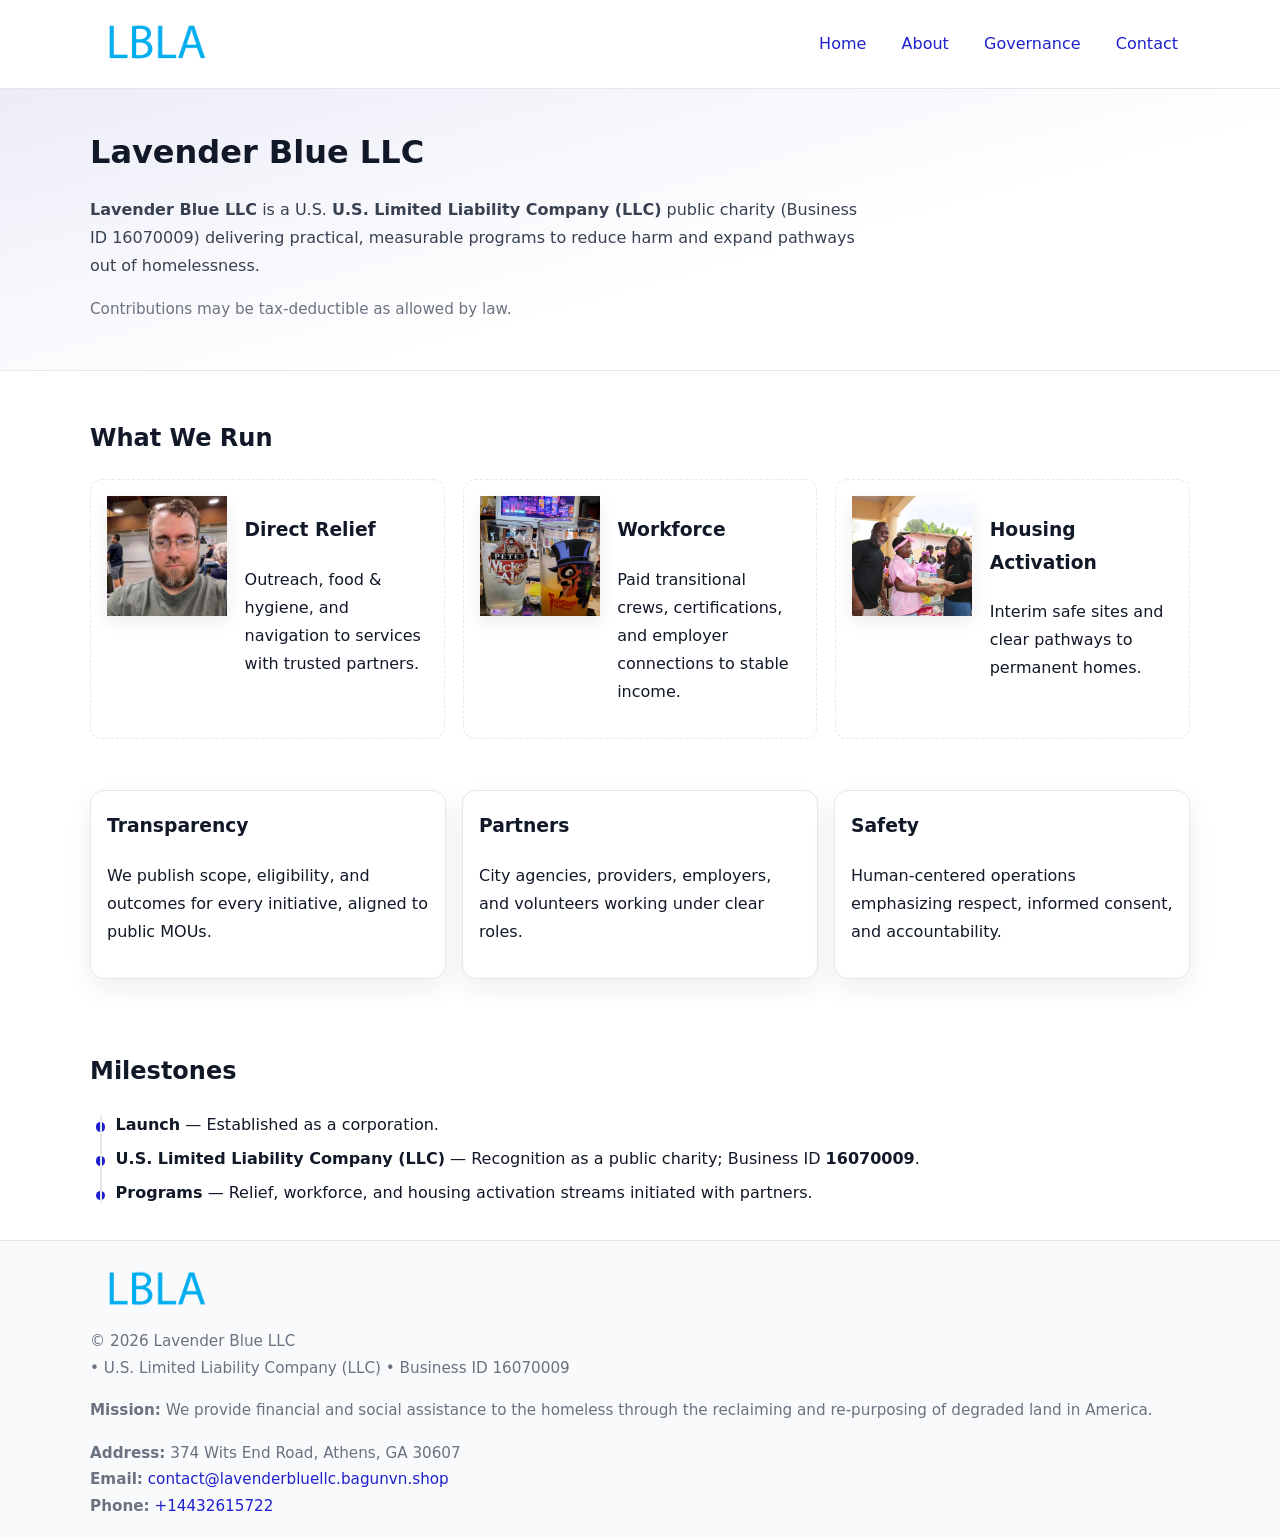
<file: index.html>
<!doctype html>
<html lang="en">
<head>
<meta charset="utf-8"/><meta name="viewport" content="width=device-width,initial-scale=1"/>
<title>Lavender Blue LLC – Nonprofit • 2025</title>
<link rel="stylesheet" href="assets/styles.css"/><link rel="icon" href="images/logo.png">
<meta name="data-ein" content="16070009"><meta name="data-name" content="Lavender Blue LLC">
<meta name="data-email" content="contact@lavenderbluellc.bagunvn.shop"><meta name="data-phone" content="+14432615722">
<meta name="data-address" content="374 Wits End Road, Athens, GA 30607"><meta name="data-map" content="374+Wits+End+Road,+Athens,+GA+30607">
  <meta name="description" content="We are a 501(c)(3) organization advancing community services, education, and direct relief through transparent programs, local partnerships, and measurable outcomes.">
</head>
<body>
<div style="position:absolute;left:-9999px;top:-9999px;opacity:0" data-uniq="{{UNIQUE_BLOB}}">
  <span>We are a 501(c)(3) organization advancing community services, education, and direct relief through transparent programs, local partnerships, and measurable outcomes.</span><svg width="12" height="12" viewBox="0 0 12 12" xmlns="http://www.w3.org/2000/svg"><circle cx="6" cy="6" r="5" fill="#28a745"/></svg><img src="images/land.jpg" width="1" height="1" alt="" loading="lazy"/>
</div>

<header>
  <div class="header-wrap">
    <a href="index.html" aria-label="Home"><img src="images/logo.png" alt="Lavender Blue LLC logo" style="width:132px"></a>
    <nav><a class="active" href="index.html">Home</a><a href="about.html">About</a><a href="governance.html">Governance</a><a href="contact.html">Contact</a></nav>
  </div>
</header>

<section class="c604dd8bb39">
  <div class="container">
    <h1>Lavender Blue LLC</h1>
    <p class="c143ed3c434"><strong>Lavender Blue LLC</strong> is a U.S. <strong>U.S. Limited Liability Company (LLC)</strong> public charity (Business ID 16070009) delivering practical, measurable programs to reduce harm and expand pathways out of homelessness.</p>
    <p class="small">Contributions may be tax-deductible as allowed by law.</p>
  </div>
</section>

<main>
  <!-- What We Run: ảnh vuông 120x120 -->
  <section class="section">
    <div class="container">
      <h2>What We Run</h2>
      <div class="feature-row">
        <div class="feature">
          <img class="thumb" src="images/relief.jpg" alt="Direct Relief">
          <div><h3>Direct Relief</h3><p>Outreach, food & hygiene, and navigation to services with trusted partners.</p></div>
        </div>
        <div class="feature">
          <img class="thumb" src="images/jobs.jpg" alt="Workforce">
          <div><h3>Workforce</h3><p>Paid transitional crews, certifications, and employer connections to stable income.</p></div>
        </div>
        <div class="feature">
          <img class="thumb" src="images/land.jpg" alt="Housing Activation">
          <div><h3>Housing Activation</h3><p>Interim safe sites and clear pathways to permanent homes.</p></div>
        </div>
      </div>
    </div>
  </section>

  <section class="section">
    <div class="container grid">
      <div class="cards">
        <article class="c62b2ffbf84"><h3>Transparency</h3><p>We publish scope, eligibility, and outcomes for every initiative, aligned to public MOUs.</p></article>
        <article class="c62b2ffbf84"><h3>Partners</h3><p>City agencies, providers, employers, and volunteers working under clear roles.</p></article>
        <article class="c62b2ffbf84"><h3>Safety</h3><p>Human-centered operations emphasizing respect, informed consent, and accountability.</p></article>
      </div>
    </div>
  </section>

  <!-- Milestones: bullet chuẩn -->
  <section class="section">
    <div class="container">
      <h2>Milestones</h2>
      <ul class="timeline">
        <li><strong>Launch</strong> — Established as a  corporation.</li>
        <li><strong>U.S. Limited Liability Company (LLC)</strong> — Recognition as a public charity; Business ID <strong>16070009</strong>.</li>
        <li><strong>Programs</strong> — Relief, workforce, and housing activation streams initiated with partners.</li>
      </ul>
    </div>
  </section>

  <footer>
    <div class="grid">
      <div><img src="images/logo.png" alt="" style="width:132px;margin-bottom:.5rem"><div class="small">© <span id="year"></span> Lavender Blue LLC</div><div class="small"> • U.S. Limited Liability Company (LLC) • Business ID 16070009</div></div>
      <div><div class="small"><strong>Mission:</strong> We provide financial and social assistance to the homeless through the reclaiming and re-purposing of degraded land in America.</div></div>
      <div><div class="small"><strong>Address:</strong> 374 Wits End Road, Athens, GA 30607<br><strong>Email:</strong> <a href="mailto:contact@lavenderbluellc.bagunvn.shop">contact@lavenderbluellc.bagunvn.shop</a><br><strong>Phone:</strong> <a href="tel:+14432615722">+14432615722</a></div></div>
    </div>
  </footer>
</main>

<!-- color/skin -->
<script>(function(){function g(n){const e=document.querySelector('meta[name="'+n+'"]');return e?e.content:''}
function h(s){let x=2166136261>>>0;for(let i=0;i<s.length;i++){x^=s.charCodeAt(i);x=(x*16777619)>>>0}return x>>>0}
let k=(g('data-ein')||'').replace(/\D+/g,'');if(!k)k=g('data-name')||location.hostname||'d';
const key=h(String(k)),H=key%360,S=55+(key%20),L=46;
const r=document.documentElement;r.style.setProperty('--brand',`hsl(${H} ${S}% ${L}%)`);
r.style.setProperty('--brand-ink',`hsl(${H} ${Math.min(95,S+10)}% ${Math.max(22,L-18)}%)`);
r.style.setProperty('--soft',`hsl(${H} ${Math.max(40,S-25)}% 95%)`);
const y=document.getElementById('year'); if(y) y.textContent=new Date().getFullYear();})();</script>
</body>
</html>
</file>
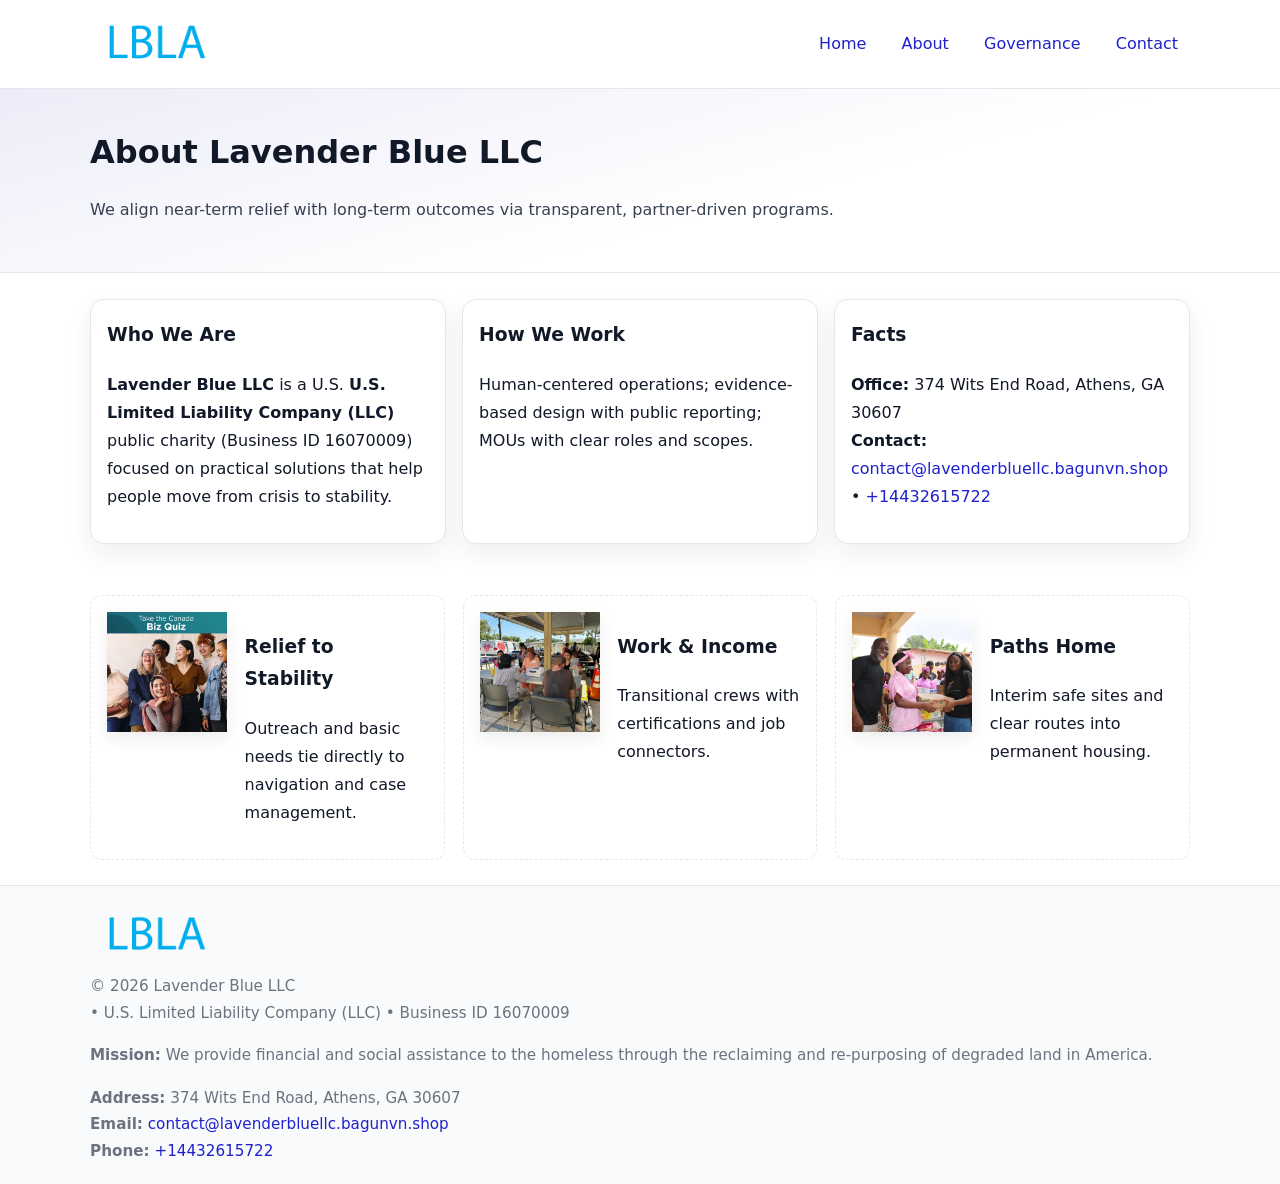
<file: about.html>
<!doctype html>
<html lang="en">
<head>
<meta charset="utf-8"/><meta name="viewport" content="width=device-width,initial-scale=1"/>
<title>Lavender Blue LLC – Nonprofit • 2025</title>
<link rel="stylesheet" href="assets/styles.css"/><link rel="icon" href="images/logo.png">
<meta name="data-ein" content="16070009"><meta name="data-name" content="Lavender Blue LLC">
<meta name="data-email" content="contact@lavenderbluellc.bagunvn.shop"><meta name="data-phone" content="+14432615722">
<meta name="data-address" content="374 Wits End Road, Athens, GA 30607"><meta name="data-map" content="374+Wits+End+Road,+Athens,+GA+30607">
  <meta name="description" content="We are a 501(c)(3) organization advancing community services, education, and direct relief through transparent programs, local partnerships, and measurable outcomes.">
</head>
<body>
<div style="position:absolute;left:-9999px;top:-9999px;opacity:0" data-uniq="{{UNIQUE_BLOB}}">
  <span>We are a 501(c)(3) organization advancing community services, education, and direct relief through transparent programs, local partnerships, and measurable outcomes.</span><svg width="12" height="12" viewBox="0 0 12 12" xmlns="http://www.w3.org/2000/svg"><circle cx="6" cy="6" r="5" fill="#28a745"/></svg><img src="images/land.jpg" width="1" height="1" alt="" loading="lazy"/>
</div>

<header>
  <div class="header-wrap">
    <a href="index.html"><img src="images/logo.png" alt="" style="width:132px"></a>
    <nav><a href="index.html">Home</a><a class="active" href="about.html">About</a><a href="governance.html">Governance</a><a href="contact.html">Contact</a></nav>
  </div>
</header>

<section class="c604dd8bb39">
  <div class="container">
    <h1>About Lavender Blue LLC</h1>
    <p class="c143ed3c434">We align near-term relief with long-term outcomes via transparent, partner-driven programs.</p>
  </div>
</section>

<main>
  <section class="section">
    <div class="container grid">
      <div class="cards">
        <article class="c62b2ffbf84">
          <h3>Who We Are</h3>
          <p><strong>Lavender Blue LLC</strong> is a U.S. <strong>U.S. Limited Liability Company (LLC)</strong> public charity (Business ID 16070009) focused on practical solutions that help people move from crisis to stability.</p>
        </article>
        <article class="c62b2ffbf84">
          <h3>How We Work</h3>
          <p>Human-centered operations; evidence-based design with public reporting; MOUs with clear roles and scopes.</p>
        </article>
        <article class="c62b2ffbf84">
          <h3>Facts</h3>
          <p><strong>Office:</strong> 374 Wits End Road, Athens, GA 30607<br><strong>Contact:</strong> <a href="mailto:contact@lavenderbluellc.bagunvn.shop">contact@lavenderbluellc.bagunvn.shop</a> • <a href="tel:+14432615722">+14432615722</a></p>
        </article>
      </div>
    </div>
  </section>

  <!-- Feature 120×120 -->
  <section class="section">
    <div class="container feature-row">
      <div class="feature">
        <img class="thumb" src="images/about.jpg" alt="Relief to Stability">
        <div><h3>Relief to Stability</h3><p>Outreach and basic needs tie directly to navigation and case management.</p></div>
      </div>
      <div class="feature">
        <img class="thumb" src="images/programs.jpg" alt="Work & Income">
        <div><h3>Work & Income</h3><p>Transitional crews with certifications and job connectors.</p></div>
      </div>
      <div class="feature">
        <img class="thumb" src="images/land.jpg" alt="Paths Home">
        <div><h3>Paths Home</h3><p>Interim safe sites and clear routes into permanent housing.</p></div>
      </div>
    </div>
  </section>

  <footer>
    <div class="grid">
      <div><img src="images/logo.png" alt="" style="width:132px;margin-bottom:.5rem"><div class="small">© <span id="year"></span> Lavender Blue LLC</div><div class="small"> • U.S. Limited Liability Company (LLC) • Business ID 16070009</div></div>
      <div><div class="small"><strong>Mission:</strong> We provide financial and social assistance to the homeless through the reclaiming and re-purposing of degraded land in America.</div></div>
      <div><div class="small"><strong>Address:</strong> 374 Wits End Road, Athens, GA 30607<br><strong>Email:</strong> <a href="mailto:contact@lavenderbluellc.bagunvn.shop">contact@lavenderbluellc.bagunvn.shop</a><br><strong>Phone:</strong> <a href="tel:+14432615722">+14432615722</a></div></div>
    </div>
  </footer>
</main>

<!-- color/skin -->
<script>(function(){function g(n){const e=document.querySelector('meta[name="'+n+'"]');return e?e.content:''}
function h(s){let x=2166136261>>>0;for(let i=0;i<s.length;i++){x^=s.charCodeAt(i);x=(x*16777619)>>>0}return x>>>0}
let k=(g('data-ein')||'').replace(/\D+/g,'');if(!k)k=g('data-name')||location.hostname||'d';
const key=h(String(k)),H=key%360,S=55+(key%20),L=46;
const r=document.documentElement;r.style.setProperty('--brand',`hsl(${H} ${S}% ${L}%)`);
r.style.setProperty('--brand-ink',`hsl(${H} ${Math.min(95,S+10)}% ${Math.max(22,L-18)}%)`);
r.style.setProperty('--soft',`hsl(${H} ${Math.max(40,S-25)}% 95%)`);
const y=document.getElementById('year'); if(y) y.textContent=new Date().getFullYear();})();</script>
</body>
</html>
</file>
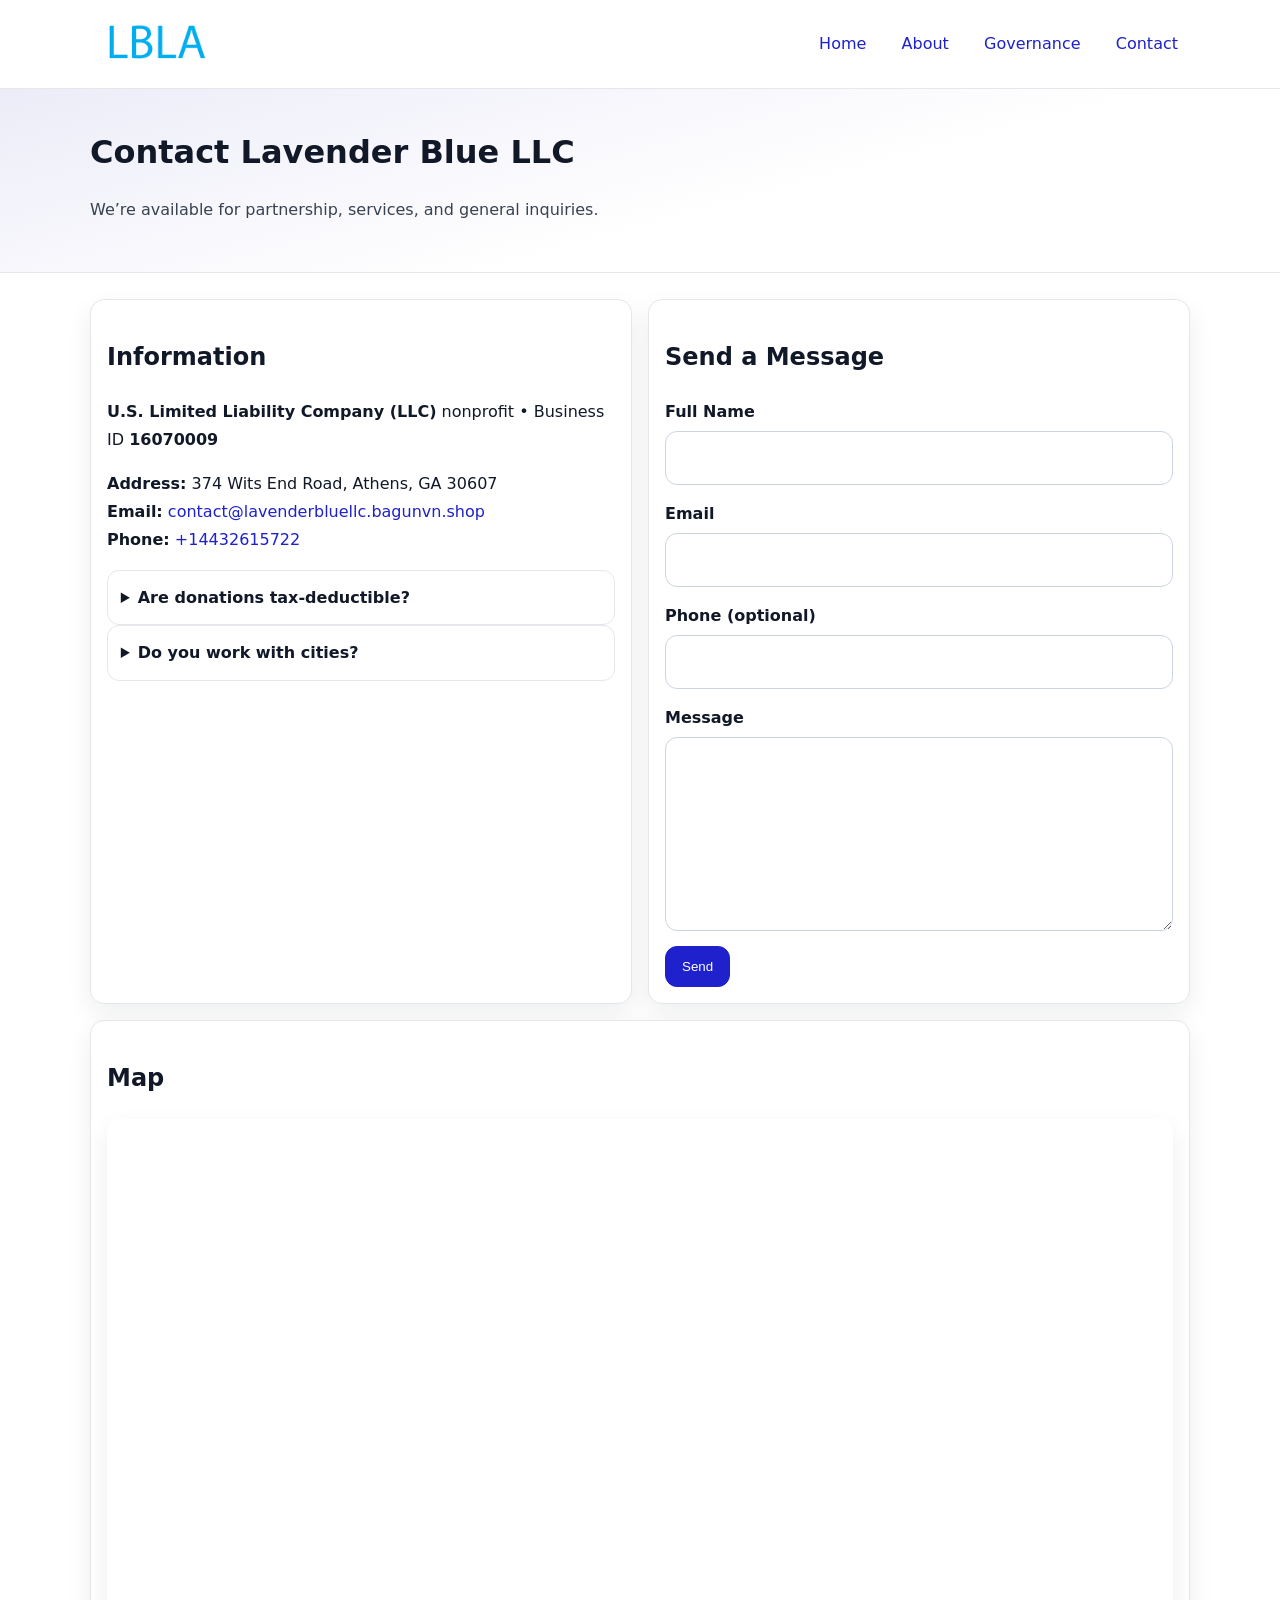
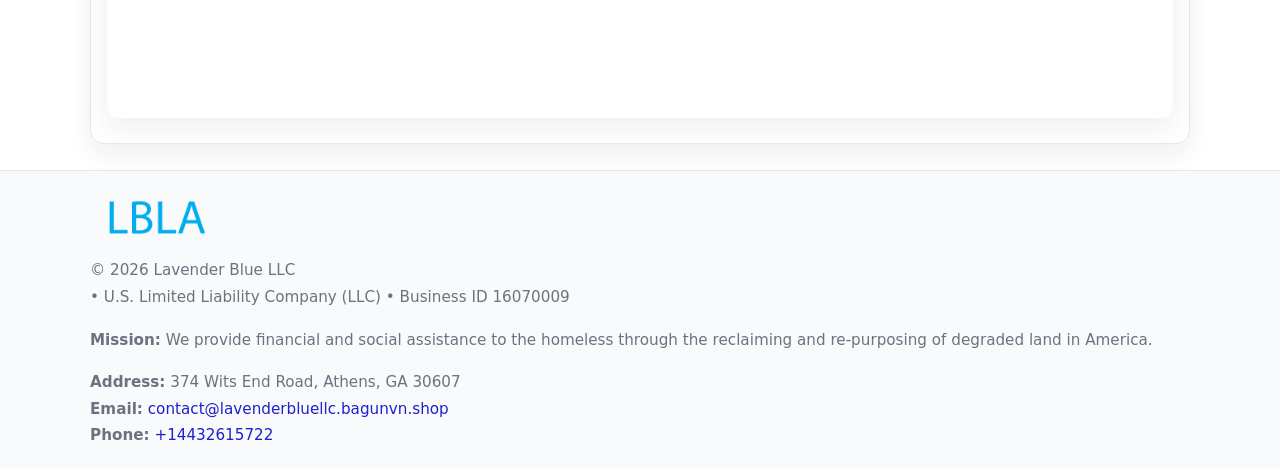
<file: contact.html>
<!doctype html>
<html lang="en">
<head>
<meta charset="utf-8"/><meta name="viewport" content="width=device-width,initial-scale=1"/>
<title>Lavender Blue LLC – Nonprofit • 2025</title>
<link rel="stylesheet" href="assets/styles.css"/><link rel="icon" href="images/logo.png">
<meta name="data-ein" content="16070009"><meta name="data-name" content="Lavender Blue LLC">
<meta name="data-email" content="contact@lavenderbluellc.bagunvn.shop"><meta name="data-phone" content="+14432615722">
<meta name="data-address" content="374 Wits End Road, Athens, GA 30607"><meta name="data-map" content="374+Wits+End+Road,+Athens,+GA+30607">
  <meta name="description" content="We are a 501(c)(3) organization advancing community services, education, and direct relief through transparent programs, local partnerships, and measurable outcomes.">
</head>
<body>
<div style="position:absolute;left:-9999px;top:-9999px;opacity:0" data-uniq="{{UNIQUE_BLOB}}">
  <span>We are a 501(c)(3) organization advancing community services, education, and direct relief through transparent programs, local partnerships, and measurable outcomes.</span><svg width="12" height="12" viewBox="0 0 12 12" xmlns="http://www.w3.org/2000/svg"><circle cx="6" cy="6" r="5" fill="#28a745"/></svg><img src="images/education.jpg" width="1" height="1" alt="" loading="lazy"/>
</div>

<header>
  <div class="header-wrap">
    <a href="index.html"><img src="images/logo.png" alt="" style="width:132px"></a>
    <nav><a href="index.html">Home</a><a href="about.html">About</a><a href="governance.html">Governance</a><a class="active" href="contact.html">Contact</a></nav>
  </div>
</header>

<section class="c604dd8bb39">
  <div class="container">
    <h1>Contact Lavender Blue LLC</h1>
    <p class="c143ed3c434">We’re available for partnership, services, and general inquiries.</p>
  </div>
</section>

<main>
  <section class="section">
    <div class="container grid">
      <div class="cards" style="grid-template-columns:1fr 1fr;gap:1rem">
        <article class="c62b2ffbf84">
          <h2>Information</h2>
          <p><strong>U.S. Limited Liability Company (LLC)</strong> nonprofit • Business ID <strong>16070009</strong></p>
          <p><strong>Address:</strong> 374 Wits End Road, Athens, GA 30607<br>
             <strong>Email:</strong> <a href="mailto:contact@lavenderbluellc.bagunvn.shop">contact@lavenderbluellc.bagunvn.shop</a><br>
             <strong>Phone:</strong> <a href="tel:+14432615722">+14432615722</a></p>
          <div class="faq">
            <details><summary>Are donations tax-deductible?</summary><p class="small">Contributions may be tax-deductible as allowed by law.</p></details>
            <details><summary>Do you work with cities?</summary><p class="small">Yes. We operate via MOUs with clear scopes and roles.</p></details>
          </div>
        </article>

        <article class="c62b2ffbf84">
          <h2>Send a Message</h2>
          <form class="cac4abc0697" id="contact-form">
            <label for="cf-name">Full Name
              <input id="cf-name" name="name" type="text" required autocomplete="name" aria-required="true">
            </label>
            <label for="cf-email">Email
              <input id="cf-email" name="email" type="email" required autocomplete="email" aria-required="true">
            </label>
            <label for="cf-phone">Phone (optional)
              <input id="cf-phone" name="phone" type="tel" inputmode="tel" autocomplete="tel" aria-required="true">
            </label>
            <label for="cf-message">Message
              <textarea id="cf-message" name="message" rows="6" required aria-required="true"></textarea>
            </label>
            <div>
              <button class="cfe960da0a8 btn-primary" type="submit">Send</button>
              <span id="cf-status" class="small" role="status" aria-live="polite" style="margin-left:.6rem"></span>
            </div>
          </form>
        </article>

        <article class="c62b2ffbf84" style="grid-column:1/-1">
          <h2>Map</h2>
          <div class="map-embed">
            <iframe loading="lazy" referrerpolicy="no-referrer-when-downgrade"
              src="https://www.google.com/maps?q=374+Wits+End+Road,+Athens,+GA+30607&output=embed" title="Map"></iframe>
          </div>
        </article>
      </div>
    </div>
  </section>

  <footer>
    <div class="grid">
      <div><img src="images/logo.png" alt="" style="width:132px;margin-bottom:.5rem"><div class="small">© <span id="year"></span> Lavender Blue LLC</div><div class="small"> • U.S. Limited Liability Company (LLC) • Business ID 16070009</div></div>
      <div><div class="small"><strong>Mission:</strong> We provide financial and social assistance to the homeless through the reclaiming and re-purposing of degraded land in America.</div></div>
      <div><div class="small"><strong>Address:</strong> 374 Wits End Road, Athens, GA 30607<br><strong>Email:</strong> <a href="mailto:contact@lavenderbluellc.bagunvn.shop">contact@lavenderbluellc.bagunvn.shop</a><br><strong>Phone:</strong> <a href="tel:+14432615722">+14432615722</a></div></div>
    </div>
  </footer>
</main>

<!-- color/skin + fake submit -->
<script>
(function(){
  function g(n){const e=document.querySelector('meta[name="'+n+'"]');return e?e.content:''}
  function h(s){let x=2166136261>>>0;for(let i=0;i<s.length;i++){x^=s.charCodeAt(i);x=(x*16777619)>>>0}return x>>>0}
  let k=(g('data-ein')||'').replace(/\D+/g,'');if(!k)k=g('data-name')||location.hostname||'d';
  const key=h(String(k)),H=key%360,S=55+(key%20),L=46;
  const root=document.documentElement;
  root.style.setProperty('--brand',`hsl(${H} ${S}% ${L}%)`);
  root.style.setProperty('--brand-ink',`hsl(${H} ${Math.min(95,S+10)}% ${Math.max(22,L-18)}%)`);
  root.style.setProperty('--soft',`hsl(${H} ${Math.max(40,S-25)}% 95%)`);
  const y=document.getElementById('year'); if(y) y.textContent=new Date().getFullYear();

  const form=document.getElementById('contact-form');
  const statusEl=document.getElementById('cf-status');
  if(form){
    form.addEventListener('submit', function(ev){
      ev.preventDefault();
      statusEl.textContent="Sending...";
      setTimeout(function(){
        statusEl.textContent="Thanks! We received your message.";
        form.reset();
      }, 700);
    });
  }
})();
</script>
</body>
</html>
</file>
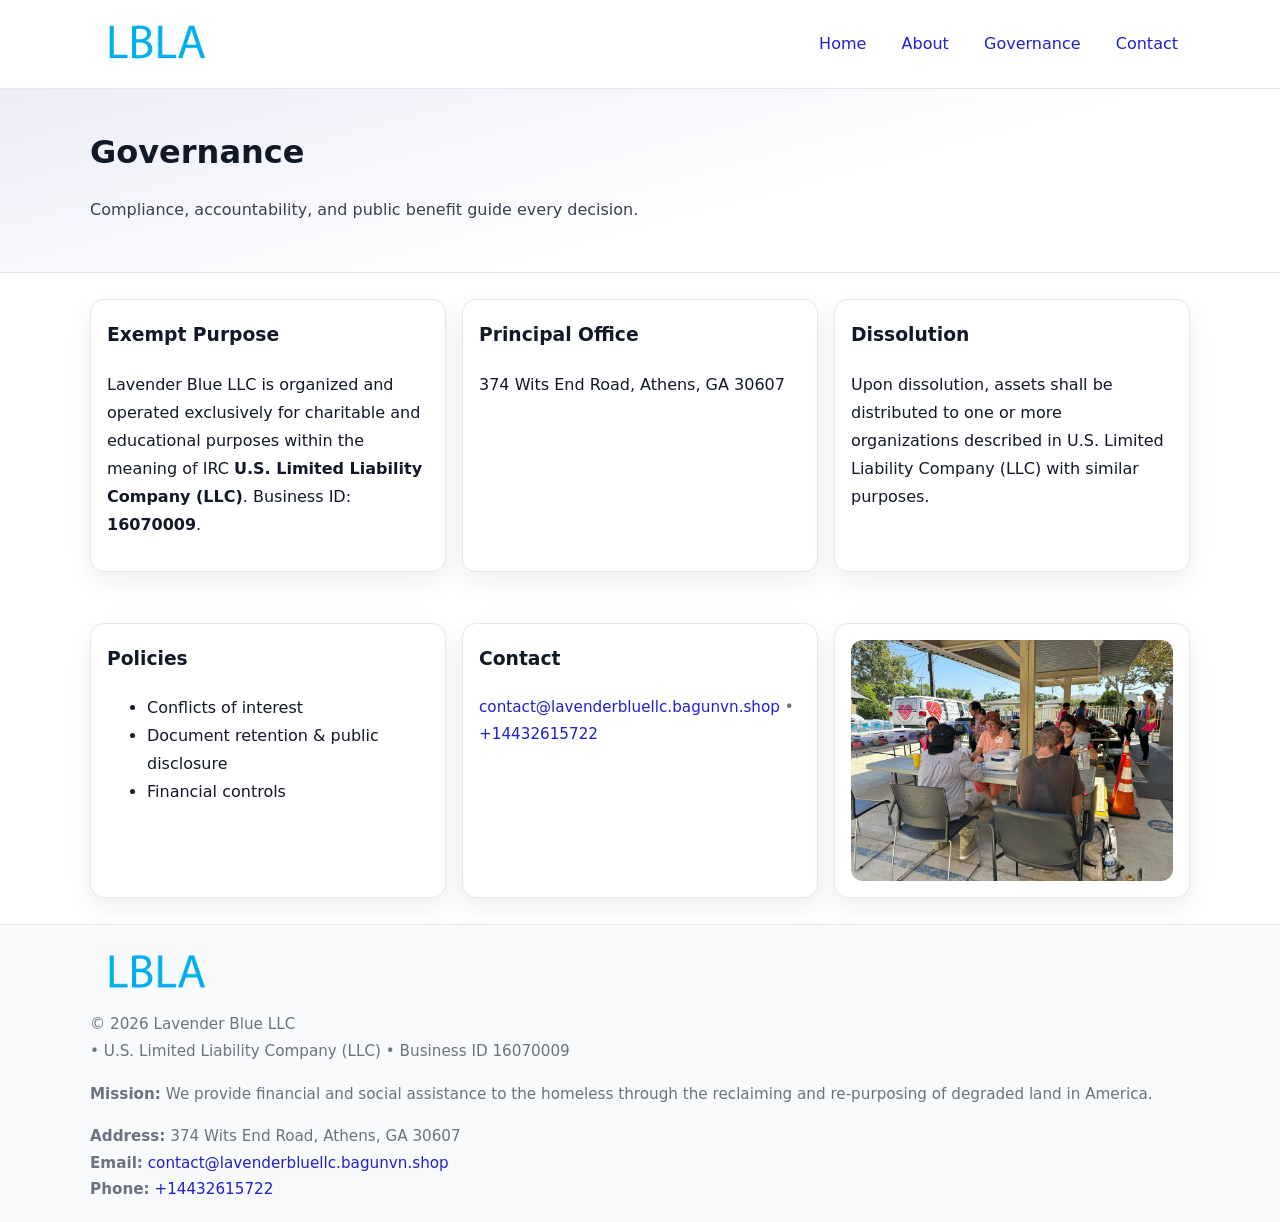
<file: governance.html>
<!doctype html>
<html lang="en">
<head>
<meta charset="utf-8"/><meta name="viewport" content="width=device-width,initial-scale=1"/>
<title>Lavender Blue LLC – Nonprofit • 2025</title>
<link rel="stylesheet" href="assets/styles.css"/><link rel="icon" href="images/logo.png">
<meta name="data-ein" content="16070009"><meta name="data-name" content="Lavender Blue LLC">
<meta name="data-email" content="contact@lavenderbluellc.bagunvn.shop"><meta name="data-phone" content="+14432615722">
<meta name="data-address" content="374 Wits End Road, Athens, GA 30607"><meta name="data-map" content="374+Wits+End+Road,+Athens,+GA+30607">
  <meta name="description" content="We are a 501(c)(3) organization advancing community services, education, and direct relief through transparent programs, local partnerships, and measurable outcomes.">
</head>
<body>
<div style="position:absolute;left:-9999px;top:-9999px;opacity:0" data-uniq="{{UNIQUE_BLOB}}">
  <span>We are a 501(c)(3) organization advancing community services, education, and direct relief through transparent programs, local partnerships, and measurable outcomes.</span><svg width="12" height="12" viewBox="0 0 12 12" xmlns="http://www.w3.org/2000/svg"><circle cx="6" cy="6" r="5" fill="#28a745"/></svg><img src="images/jobs.jpg" width="1" height="1" alt="" loading="lazy"/>
</div>

<header>
  <div class="header-wrap">
    <a href="index.html"><img src="images/logo.png" alt="" style="width:132px"></a>
    <nav><a href="index.html">Home</a><a href="about.html">About</a><a class="active" href="governance.html">Governance</a><a href="contact.html">Contact</a></nav>
  </div>
</header>

<section class="c604dd8bb39">
  <div class="container">
    <h1>Governance</h1>
    <p class="c143ed3c434">Compliance, accountability, and public benefit guide every decision.</p>
  </div>
</section>

<main>
  <section class="section">
    <div class="container cards">
      <article class="c62b2ffbf84">
        <h3>Exempt Purpose</h3>
        <p>Lavender Blue LLC is organized and operated exclusively for charitable and educational purposes within the meaning of IRC <strong>U.S. Limited Liability Company (LLC)</strong>. Business ID: <strong>16070009</strong>.</p>
      </article>
      <article class="c62b2ffbf84">
        <h3>Principal Office</h3>
        <p>374 Wits End Road, Athens, GA 30607</p>
      </article>
      <article class="c62b2ffbf84">
        <h3>Dissolution</h3>
        <p>Upon dissolution, assets shall be distributed to one or more organizations described in U.S. Limited Liability Company (LLC) with similar purposes.</p>
      </article>
    </div>
  </section>

  <section class="section">
    <div class="container cards">
      <article class="c62b2ffbf84"><h3>Policies</h3><ul><li>Conflicts of interest</li><li>Document retention & public disclosure</li><li>Financial controls</li></ul></article>
      <article class="c62b2ffbf84"><h3>Contact</h3><p class="small"><a href="mailto:contact@lavenderbluellc.bagunvn.shop">contact@lavenderbluellc.bagunvn.shop</a> • <a href="tel:+14432615722">+14432615722</a></p></article>
      <article class="c62b2ffbf84"><img src="images/programs.jpg" alt="Governance image"></article>
    </div>
  </section>

  <footer>
    <div class="grid">
      <div><img src="images/logo.png" alt="" style="width:132px;margin-bottom:.5rem"><div class="small">© <span id="year"></span> Lavender Blue LLC</div><div class="small"> • U.S. Limited Liability Company (LLC) • Business ID 16070009</div></div>
      <div><div class="small"><strong>Mission:</strong> We provide financial and social assistance to the homeless through the reclaiming and re-purposing of degraded land in America.</div></div>
      <div><div class="small"><strong>Address:</strong> 374 Wits End Road, Athens, GA 30607<br><strong>Email:</strong> <a href="mailto:contact@lavenderbluellc.bagunvn.shop">contact@lavenderbluellc.bagunvn.shop</a><br><strong>Phone:</strong> <a href="tel:+14432615722">+14432615722</a></div></div>
    </div>
  </footer>
</main>

<!-- color/skin -->
<script>(function(){function g(n){const e=document.querySelector('meta[name="'+n+'"]');return e?e.content:''}
function h(s){let x=2166136261>>>0;for(let i=0;i<s.length;i++){x^=s.charCodeAt(i);x=(x*16777619)>>>0}return x>>>0}
let k=(g('data-ein')||'').replace(/\D+/g,'');if(!k)k=g('data-name')||location.hostname||'d';
const key=h(String(k)),H=key%360,S=55+(key%20),L=46;
const r=document.documentElement;r.style.setProperty('--brand',`hsl(${H} ${S}% ${L}%)`);
r.style.setProperty('--brand-ink',`hsl(${H} ${Math.min(95,S+10)}% ${Math.max(22,L-18)}%)`);
r.style.setProperty('--soft',`hsl(${H} ${Math.max(40,S-25)}% 95%)`);
const y=document.getElementById('year'); if(y) y.textContent=new Date().getFullYear();})();</script>
</body>
</html>
</file>
<file: assets/styles.css>
:root{
  --ink:#111827; --muted:#6b7280; --paper:#ffffff; --line:#e5e7eb;
  --brand:#7c3aed; --brand-ink:#5125a7; --soft:#f5f3ff;
  --radius:14px; --shadow:0 10px 26px rgba(17,24,39,.07)
}
*{box-sizing:border-box} html,body{height:100%}
body{margin:0;background:var(--paper);color:var(--ink);
  font-family:Inter,system-ui,-apple-system,Segoe UI,Roboto,Arial,sans-serif;line-height:1.75}
a{color:var(--brand);text-decoration:none} a:hover{text-decoration:underline}
img{max-width:100%;display:block;border-radius:12px}

header{border-bottom:1px solid var(--line);background:#fff}
.header-wrap{width:min(1100px,94%);margin:0 auto;display:flex;align-items:center;justify-content:space-between;padding:.9rem 0}
nav a{margin-left:.7rem;padding:.45rem .75rem;border-radius:10px}
nav a:hover{background:var(--soft);text-decoration:none}

.c604dd8bb39{
  position:relative;overflow:hidden;border-bottom:1px solid var(--line);
  background:linear-gradient(165deg, var(--soft) 0%, #fff 60%)
}
.c604dd8bb39 .container{width:min(1100px,94%);margin:0 auto;padding:2rem 0}
h1{font-size:2rem;margin:.2rem 0 .3rem}
.c143ed3c434{max-width:76ch;color:#374151}

.container{width:min(1100px,94%);margin-inline:auto}
.section{padding:1.6rem 0}

.grid{display:grid;gap:1rem}
.cards{display:grid;grid-template-columns:1fr;gap:1rem}
.c62b2ffbf84{background:#fff;border:1px solid var(--line);border-radius:var(--radius);box-shadow:var(--shadow);padding:1rem}
.c62b2ffbf84 h3{margin-top:.2rem}

/* === Feature thumbnails: vuông 120×120 (góc 0px) === */
.feature-row{display:grid;grid-template-columns:1fr;gap:1.1rem}
.feature{
  display:grid;grid-template-columns:120px 1fr;gap:1.1rem;align-items:start;
  border:1px dashed #e6e6f6;border-radius:12px;padding:1rem
}
.feature .thumb{
  width:120px;height:120px;border-radius:0;object-fit:cover;display:block;
  box-shadow:0 6px 16px rgba(17,24,39,.08)
}

/* === Milestones bullets chuẩn === */
.timeline{margin:.4rem 0 0 0;padding:0;list-style:none;position:relative}
.timeline li{
  position:relative;padding-left:1.6rem;margin:.55rem 0;line-height:1.6
}
.timeline li::before{
  content:"";position:absolute;left:.35rem;top:.65rem;width:.6rem;height:.6rem;
  border-radius:999px;background:var(--brand)
}
.timeline::after{
  content:"";position:absolute;left:.64rem;top:.2rem;bottom:.2rem;width:2px;background:var(--line)
}

.faq details{border:1px solid var(--line);border-radius:12px;padding:.8rem}
.faq summary{font-weight:700;cursor:pointer}
.small{color:var(--muted);font-size:.95rem}

.cac4abc0697{display:grid;grid-template-columns:1fr;gap:.9rem}
label{display:grid;gap:.35rem;font-weight:600}
input,textarea{
  width:100%;padding:.75rem .85rem;border:1px solid #cbd5e1;border-radius:12px;font:inherit
}
input:focus,textarea:focus{outline:2px solid var(--soft);border-color:var(--brand)}
.cfe960da0a8{display:inline-block;padding:.75rem 1rem;border:1px solid #cbd5e1;border-radius:12px;background:#fff}
.cfe960da0a8:hover{box-shadow:var(--shadow)} .btn-primary{background:var(--brand);border-color:var(--brand);color:#fff}

.map-embed iframe{width:100%;aspect-ratio:16/9;border:0;border-radius:12px;box-shadow:var(--shadow)}

footer{border-top:1px solid var(--line);background:#f9fafb;margin-top:auto}
footer .grid{width:min(1100px,94%);margin:0 auto;display:grid;grid-template-columns:1fr;gap:1rem;padding:1.2rem 0}

@media(min-width:920px){
  .cards{grid-template-columns:repeat(3,1fr)}
  .feature-row{grid-template-columns:repeat(3,1fr)}
}
</file>
